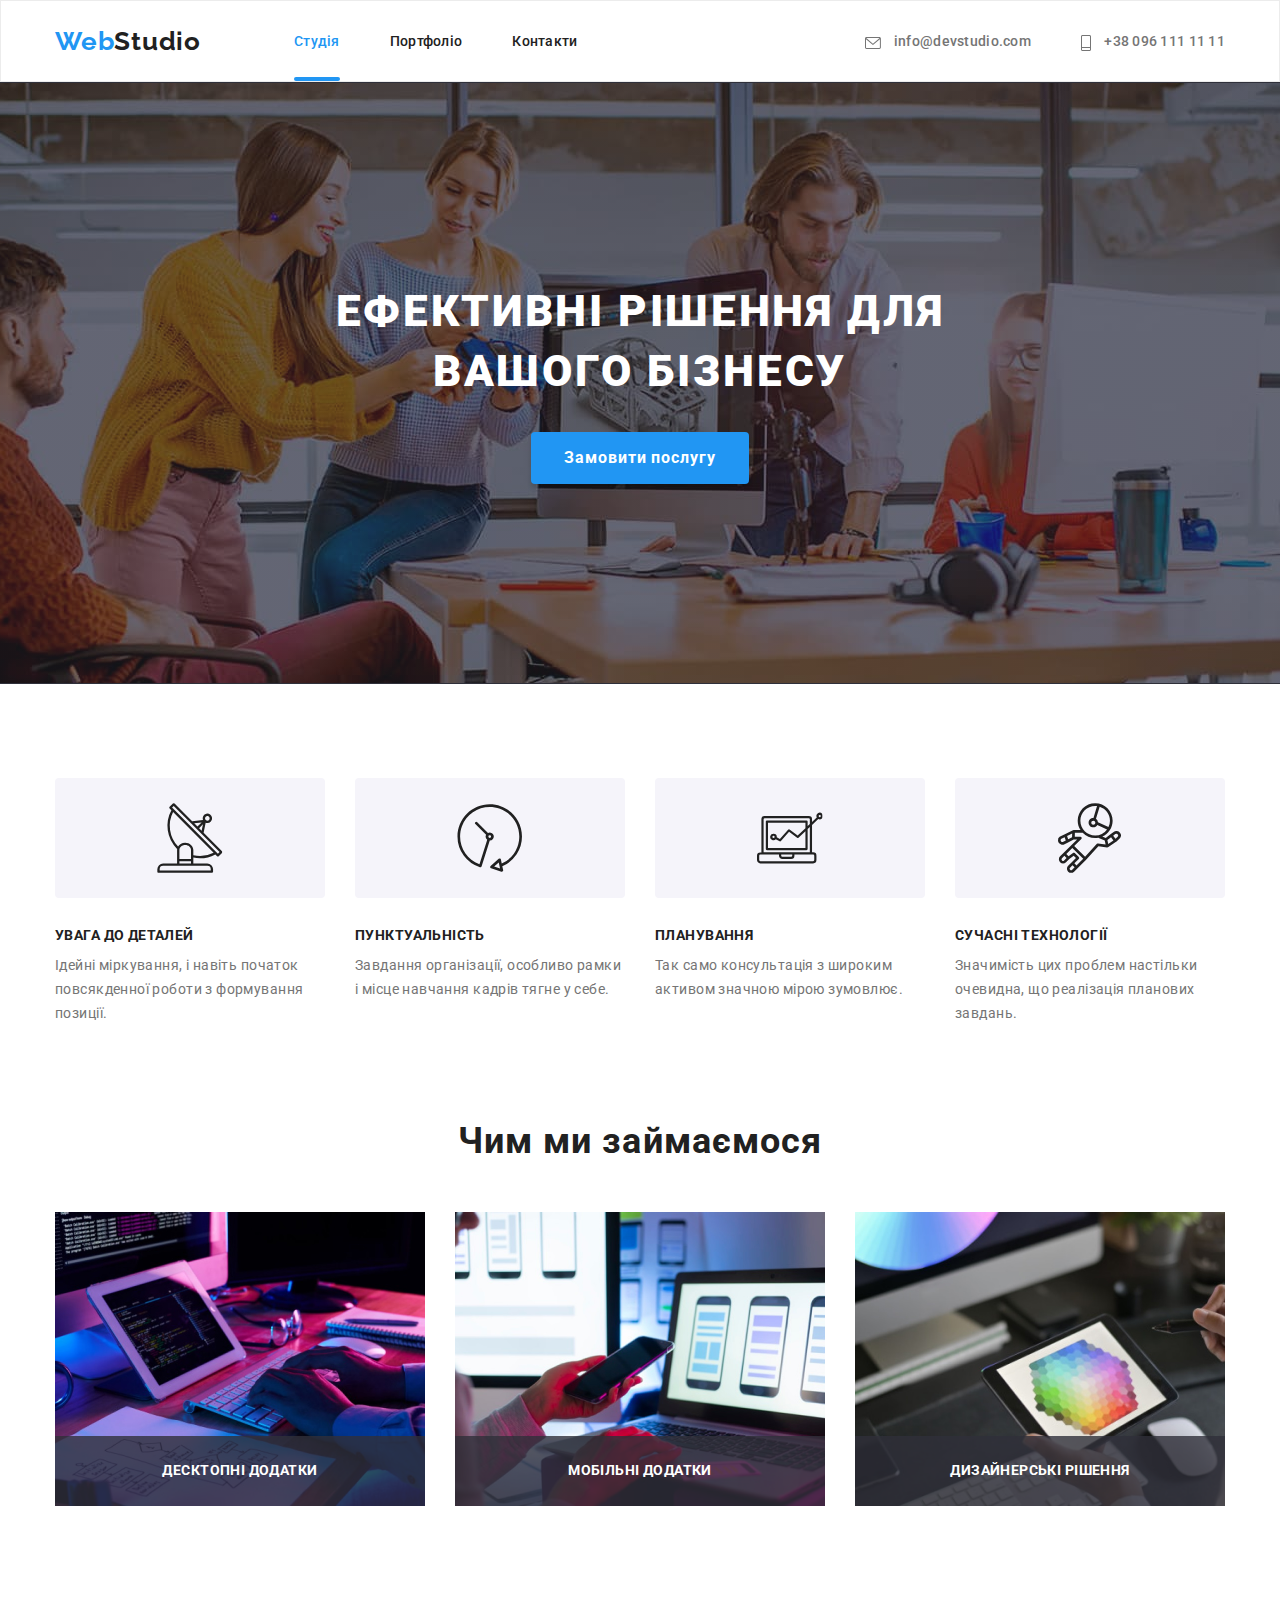
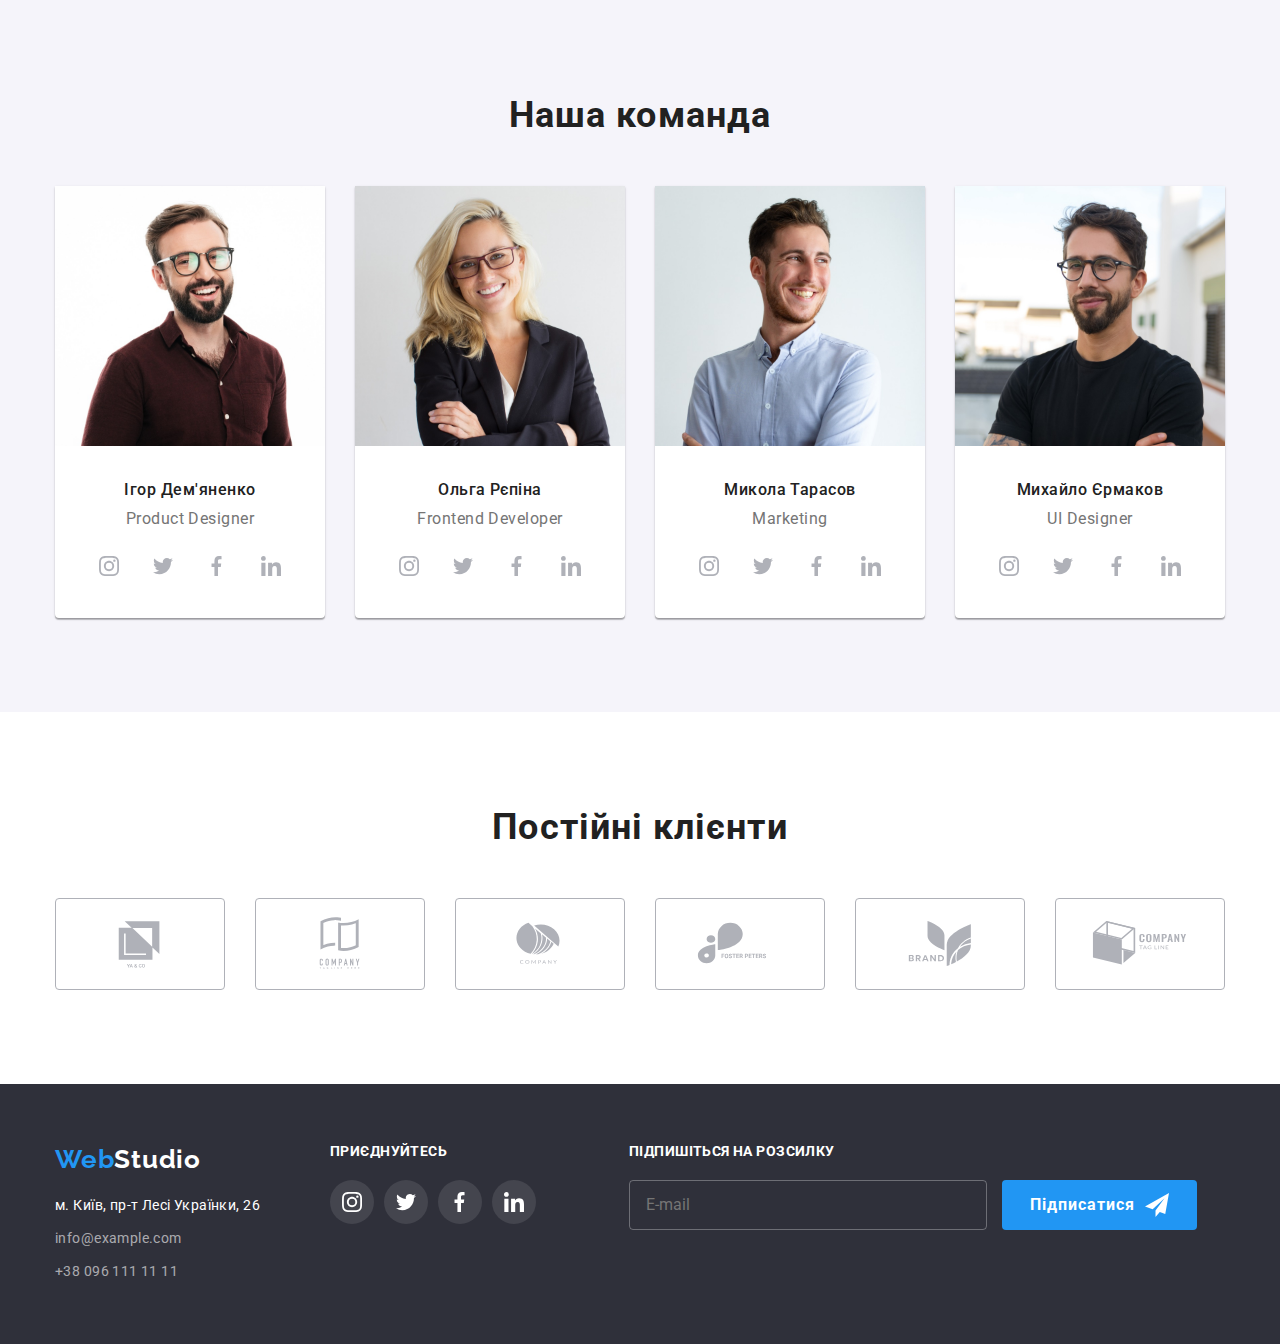
<file: index.html>
<!DOCTYPE html>
<html lang="uk">

<head>
  <meta charset="UTF-8" />
  <meta name="viewport" content="width=device-width, initial-scale=1/0" />
  <title>Document</title>
  <link href="https://fonts.googleapis.com/css2?family=Raleway:wght@700&family=Roboto:wght@400;500;700;900&display=swap"
    rel="stylesheet">
  <link rel="stylesheet" href=https://cdnjs.cloudflare.com/ajax/libs/modern-normalize/1.1.0/modern-normalize.min.css>
  <link rel="stylesheet" href="./css/styles.css" />
</head>

<body>
  <!-- Header -->
  <header class="header">
    <div class="container">
      <div class="header-main">
        <div class="logo-link">
          <a class="link web" href="./index.html">
            Web<span class="studio">Studio</span>
          </a>
        </div>
        <nav>
          <ul class="list main-menu">
            <li class="main-menu-item"><a href="./index.html" class="link menu-item current">Студія</a></li>
            <li class="main-menu-item"><a href="./portfolio.html" class="link menu-item">Портфоліо</a></li>
            <li class="main-menu-item"><a href="" class="link menu-item">Контакти</a></li>
          </ul>
        </nav>

        <ul class="list contact-list">
          <!-- Link to e-mail address -->
          <li class="contact-list-item">
            <a href="mailto:info@devstudio.com" class="link main-contact">
              <svg width="16" height="12" class="icon-contact">
                <use href="./images/icons.svg#icon-envelope-top"></use>
              </svg> info@devstudio.com </a>
          </li>

          <!-- Link to phone number  -->
          <li class="contact-list-item">
            <a href="tel:+380961111111" class="link main-contact">
              <svg width="10" height="16" class="icon-contact">
                <use href="./images/icons.svg#icon-phone-top">
              </svg> +38 096 111 11 11
            </a>
          </li>
        </ul>
      </div>
    </div>
  </header>
  <!-- Main -->
  <main>
    <section class="main-section">
      <div class="container bg">
        <h1 class="main-text">Ефективні рішення для <br> вашого бізнесу</h1>
        <button data-modal-open type="button" class="main-button">Замовити послугу</button>
      </div>
    </section>

    <!--Peculiarities-->
    <section class="peculiarities">
      <div class="container">
        <h2 class="visually-hidden">Особливості роботи студії</h2>
        <ul class="list main-items">
          <li class="item icon-attention">
            <div class="item-icon-container">
              <svg class="item-icon" width="70" , height="70">
                <use href="./images/icons.svg#icon-attention"></use>
              </svg>
            </div>
            <h3 class="item-title">Увага до деталей</h3>
            <p class="item-text">Ідейні міркування, і навіть початок повсякденної роботи з формування позиції.</p>
          </li>
          <li class="item icon-clock">
            <div class="item-icon-container">
              <svg class="item-icon" width="70" , height="70">
                <use href="./images/icons.svg#icon-clock"></use>
              </svg>
            </div>
            <h3 class="item-title">Пунктуальність</h3>
            <p class="item-text">Завдання організації, особливо рамки і місце навчання кадрів тягне у себе.</p>
          </li>
          <li class="item icon-planning">
            <div class="item-icon-container">
              <svg class="item-icon" width="70" , height="70">
                <use href="./images/icons.svg#icon-planning"></use>
              </svg>
            </div>
            <h3 class="item-title">Планування</h3>
            <p class="item-text">Так само консультація з широким активом значною мірою зумовлює.</p>
          </li>
          <li class="item icon-tech">
            <div class="item-icon-container">
              <svg class="item-icon" width="70" , height="70">
                <use href="./images/icons.svg#icon-tech"></use>
              </svg>
            </div>
            <h3 class="item-title">Сучасні технології</h3>
            <p class="item-text">Значимість цих проблем настільки очевидна, що реалізація планових завдань.</p>
          </li>
        </ul>
      </div>
    </section>

    <section class="activities">
      <div class="container">
        <h2 class="subtitle">Чим ми займаємося</h2>
        <ul class="list activities-list">
          <li class="activity">
            <img src="./images/device.jpg" alt="Руки на клавіатурі перед планшетом." width="370" />
          <h3 class="work-direction">Десктопні додатки</h3>
          </li>
          <li class="activity">
            <img src="./images/cellphone.jpg" alt="Телефон у лівій руці, права рука на ноутбуці." width="370" />
            <h3 class="work-direction">Мобільні додатки</h3>
          </li>
          <li class="activity">
            <img src="./images/tablet.jpg" alt="Планшет у лівій руці, на якому зображена палітра кольорів на вибір."
              width="370" />
              <h3 class="work-direction">Дизайнерські рішення</h3>
          </li>
        </ul>
      </div>
    </section>

    <!-- Team -->
    <section class="team">
      <div class="container">
        <h2 class="subtitle">Наша команда</h2>
        <ul class="list team-list">
          <li class="team-card">
            <img src="./images/ihor.jpg" alt="Фото Ігора Дем'яненка" width="270" />
            <div class="employee">
              <h3 class="card-title">Ігор Дем'яненко</h3>
              <p class="card-text">Product Designer</p>

              <ul class="team-social">
                <li class="team-social-item">
                  <a class="team-social-link" href="">
                    <svg class="team-icon">
                      <use href="images/icons.svg#icon-instagram"></use>
                    </svg>
                  </a>
                </li>

                <li class="team-social-item">
                  <a class="team-social-link" href="">
                    <svg class="team-icon">
                      <use href="images/icons.svg#icon-twitter"></use>
                    </svg>
                  </a>
                </li>


                <li class="team-social-item">
                  <a class="team-social-link" href="">
                    <svg class="team-icon">
                      <use href="images/icons.svg#icon-facebook"></use>
                    </svg>
                  </a>
                </li>

                <li class="team-social-item">
                  <a class="team-social-link" href="">
                    <svg class="team-icon">
                      <use href="images/icons.svg#icon-linkedin-3"></use>
                    </svg>
                  </a>
                </li>

              </ul>

            </div>
          </li>


          <li class="team-card">
            <img src="./images/olha.jpg" alt="Фото Ольги Рєпіної" width="270" />
            <div class="employee">
              <h3 class="card-title">Ольга Рєпіна</h3>
              <p class="card-text">Frontend Developer</p>
              <ul class="team-social">
                <li class="team-social-item">
                  <a class="team-social-link" href="">
                    <svg class="team-icon">
                      <use href="./images/icons.svg#icon-instagram"></use>
                    </svg>
                  </a>
                </li>

                <li class="team-social-item">
                  <a class="team-social-link" href="">
                    <svg class="team-icon">
                      <use href="./images/icons.svg#icon-twitter"></use>
                    </svg>
                  </a>
                </li>


                <li class="team-social-item">
                  <a class="team-social-link" href="">
                    <svg class="team-icon">
                      <use href="./images/icons.svg#icon-facebook"></use>
                    </svg>
                  </a>
                </li>

                <li class="team-social-item">
                  <a class="team-social-link" href="">
                    <svg class="team-icon">
                      <use href="./images/icons.svg#icon-linkedin-3"></use>
                    </svg>
                  </a>
                </li>

              </ul>

            </div>
          </li>

          <li class="team-card">
            <img src="./images/mykola.jpg" alt="Фото Миколи Тарасова" width="270" />
            <div class="employee">
              <h3 class="card-title">Микола Тарасов</h3>
              <p class="card-text">Marketing</p>
              <ul class="team-social">
                <li class="team-social-item">
                  <a class="team-social-link" href="">
                    <svg class="team-icon">
                      <use href="./images/icons.svg#icon-instagram"></use>
                    </svg>
                  </a>
                </li>

                <li class="team-social-item">
                  <a class="team-social-link" href="">
                    <svg class="team-icon">
                      <use href="./images/icons.svg#icon-twitter"></use>
                    </svg>
                  </a>
                </li>


                <li class="team-social-item">
                  <a class="team-social-link" href="">
                    <svg class="team-icon">
                      <use href="./images/icons.svg#icon-facebook"></use>
                    </svg>
                  </a>
                </li>

                <li class="team-social-item">
                  <a class="team-social-link" href="">
                    <svg class="team-icon">
                      <use href="./images/icons.svg#icon-linkedin-3"></use>
                    </svg>
                  </a>
                </li>

              </ul>

            </div>
          </li>

          <li class="team-card">
            <img src="./images/mykhaylo.jpg" alt="Фото Михайла Єрмакова" width="270" />
            <div class="employee">
              <h3 class="card-title">Михайло Єрмаков</h3>
              <p class="card-text">UI Designer</p>
              <ul class="team-social">
                <li class="team-social-item">
                  <a class="team-social-link" href="">
                    <svg class="team-icon">
                      <use href="./images/icons.svg#icon-instagram"></use>
                    </svg>
                  </a>
                </li>

                <li class="team-social-item">
                  <a class="team-social-link" href="">
                    <svg class="team-icon">
                      <use href="./images/icons.svg#icon-twitter"></use>
                    </svg>
                  </a>
                </li>


                <li class="team-social-item">
                  <a class="team-social-link" href="">
                    <svg class="team-icon">
                      <use href="./images/icons.svg#icon-facebook"></use>
                    </svg>
                  </a>
                </li>

                <li class="team-social-item">
                  <a class="team-social-link" href="">
                    <svg class="team-icon">
                      <use href="./images/icons.svg#icon-linkedin-3"></use>
                    </svg>
                  </a>
                </li>

              </ul>

            </div>
          </li>
        </ul>
      </div>
    </section>

    <!--Clients-->
    <section class="clients">
      <div class="container">
        <h2 class="subtitle">Постійні клієнти</h2>
        <ul class="client-list">
          <li class="client-list-item">
            <a class="client-list-link" href="">
              <svg class="client-icon">
                <use href="./images/icons.svg#icon-client-1"></use>
              </svg>
            </a>
          </li>
          <li class="client-list-item">
            <a class="client-list-link" href="">
              <svg class="client-icon">
                <use href="./images/icons.svg#icon-client-2"></use>
              </svg>
            </a>
          </li>
          <li class="client-list-item">
            <a class="client-list-link" href="">
              <svg class="client-icon">
                <use href="./images/icons.svg#icon-client-3"></use>
              </svg>
            </a>
          </li>
          <li>
            <a class="client-list-link" href="">
              <svg class="client-icon">
                <use href="./images/icons.svg#icon-client-4"></use>
              </svg>
            </a>
          </li>
          <li>
            <a class="client-list-link" href="">
              <svg class="client-icon">
                <use href="./images/icons.svg#icon-client-5"></use>
              </svg>
            </a>
          </li>
          <li>
            <a class="client-list-link" href="">
              <svg class="client-icon">
                <use href="./images/icons.svg#icon-client-6"></use>
              </svg>
            </a>
          </li>
        </ul>
      </div>
    </section>
  </main>
  <!-- Footer -->
  <footer class="footer">
    <div class="container footer-container">
      <div class="footer-list">
        <a class="web link logo-footer" href="./index.html">
          Web<span class="studio-footer">Studio</span>
        </a>
        <address>
          <ul class="list">
            <li class="footer-item">
              <a class="link footer-address" href="https://www.google.com.ua/maps/@50.4265841,30.5361971,17z?hl=ua"
                target="_blank" rel="noreferrer noopener">м. Київ, пр-т Лесі Українки, 26</a>
            </li>
            <li class="footer-item">
              <a class="link footer-contact" href="mailto:info@example.com">info@example.com</a>
            </li>
            <li class="footer-item">
              <a class="link footer-contact" href="tel:+380961111111">+38 096 111 11 11</a>
            </li>
          </ul>
        </address>
      </div>

      <div class="footer-follow">
        <h2 class="invitation-follow">Приєднуйтесь</h2>

        <ul class="footer-social">

          <li class="footer-social-item">
            <a class="footer-social-link" href="">
              <svg class="footer-icon">
                <use href="./images/icons.svg#icon-instagram"></use>
              </svg>
            </a>
          </li>

          <li class="footer-social-item">
            <a class="footer-social-link" href="">
              <svg class="footer-icon">
                <use href="./images/icons.svg#icon-twitter"></use>
              </svg>
            </a>
          </li>

          <li class="footer-social-item">
            <a class="footer-social-link" href="">
              <svg class="footer-icon">
                <use href="./images/icons.svg#icon-facebook"></use>
              </svg>
            </a>
          </li>

          <li class="footer-social-item">
            <a class="footer-social-link" href="">
              <svg class="footer-icon">
                <use href="./images/icons.svg#icon-linkedin-3"></use>
              </svg>
            </a>
          </li>
        </ul>
      </div>

<form class="footer-form">
<label for="footer-input" class="invitation-follow">Підпишіться на розсилку
</label>
<div class="footer-form-wrap">
    <input type="email" name="user-email" placeholder="E-mail" id="footer-input" 
    class="footer-form-input"/>
    <button type="submit"
    class="button-footer footer-form-button">
      Підписатися
      <svg class="footer-icon-subscribe" width="24" height="24">
        <use href="images/icons-new.svg#icon-subscribe"></use>
      </svg>
    </button>
    </div>
  </form>

</div>
    
  </footer>
  
<!--Modal window-->

  <div data-modal class="backdrop is-hidden">
    <div class="modal">
      <button data-modal-close class="modal-close" type="button">
        <svg class="modal-icon-close" width="11" height="11">
          <use href="images/icons.svg#icon-close"></use>
        </svg>
      </button>
      <div class="modal-container">
<p class="modal-text">Залиште свої дані, ми вам передзвонимо</p>
    <form class="modal-form">

<div class="input-container">
<label class="modal-label" for="user-name">Ім'я</label>
<div class="modal-wrap">
  <input class="modal-input" type="text" name="name" id="user-name"/>
  <svg class="modal-icon">
    <use href="./images/icons-new.svg#icon-user-name"></use>
  </svg>
</div>
</div>

<div class="input-container">
<label class="modal-label" for="user-phone">Телефон</label>
<div class="modal-wrap">
  <input class="modal-input" type="tel" name="phone-number" id="user-phone"/>
  <svg class="modal-icon">
      <use href="./images/icons-new.svg#icon-user-phone"></use>
  </svg>
</div>
</div>

<div class="input-container">
  <label class="modal-label" for="user-email">Пошта</label>
  <div class="modal-wrap">
    <input class="modal-input" type="email" name="email" id="user-email"/>
    <svg class="modal-icon">
      <use href="./images/icons-new.svg#icon-user-email"></use>
    </svg>
  </div>
</div>

<div class="input-container">
  <label class="modal-label" for="user-text">Коментар</label>
<textarea class="modal-comment" name="comment" id="user-comment"
placeholder="Введіть текст"></textarea>
</div>


  <input class="terms visually-hidden" type="checkbox" name="terms" id="terms" />
  <label class="terms-label" for="terms">
    <span>
    <svg class="terms-icon" width="16px" height="15px">
      <use href="./images/icons-new.svg#icon-yes"></use>
    </svg>
    </span>

  Погоджуюся з розсилкою та приймаю&nbsp
  <a class="terms-link" href="" target="_blank" noreferrer noopener>Умови договору</a>
</label>
<button class="main-button modal-button" type="submit">Відправити</button>
</form>
</div>
</div>
</div>

  <script src="js/modal.js"></script>

</body>

</html>
</file>
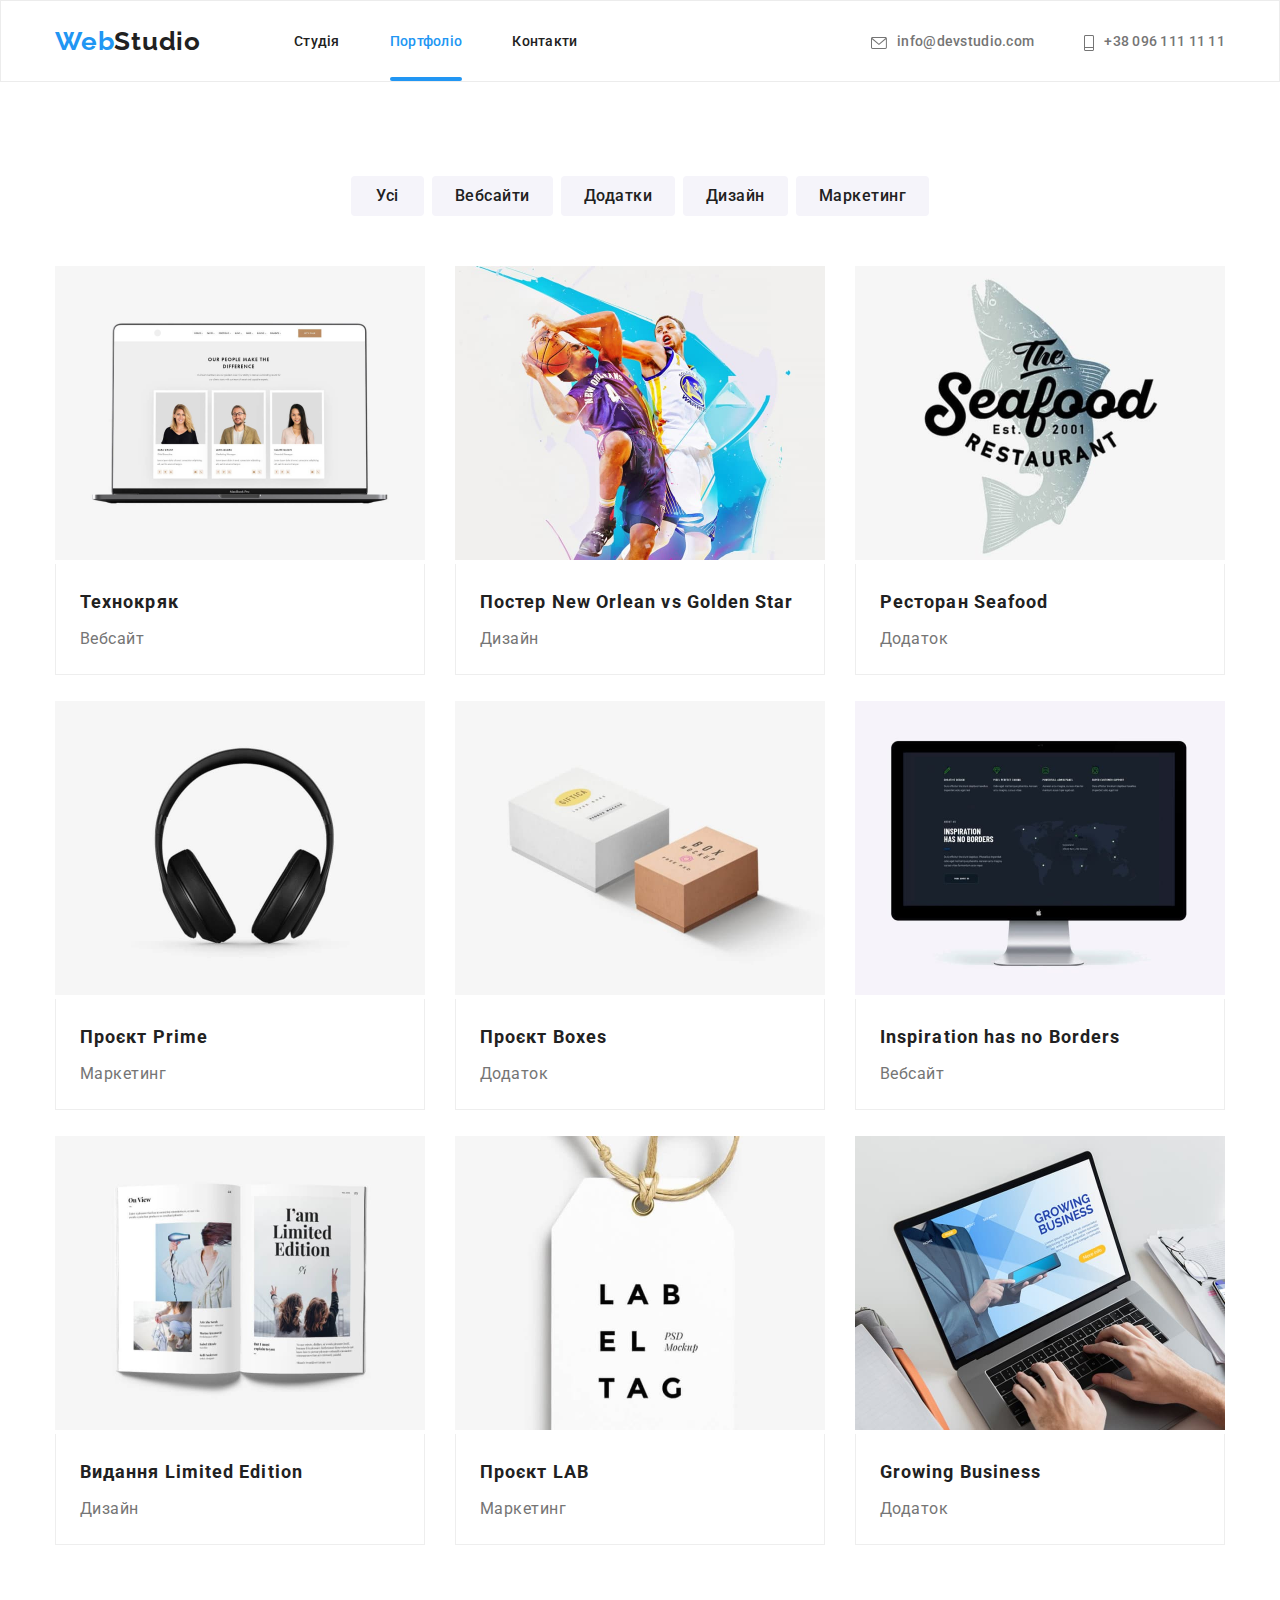
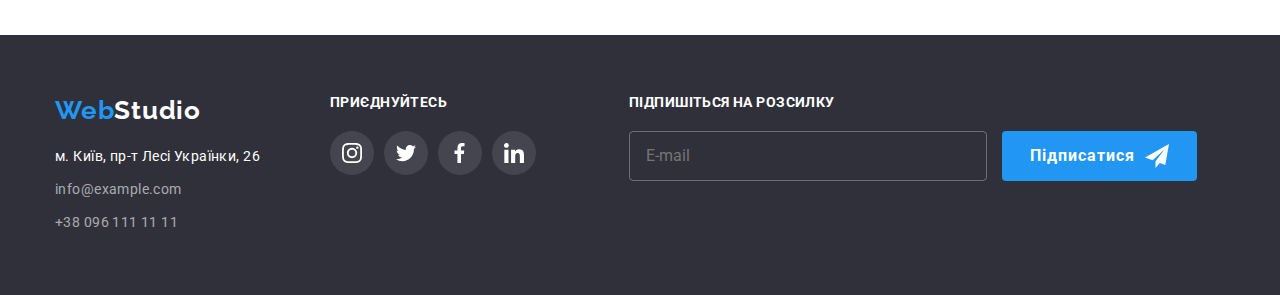
<file: portfolio.html>
<!DOCTYPE html>
<html lang="uk">

<head>
  <meta charset="UTF-8" />
  <meta http-equiv="X-UA-Compatible" content="IE=edge" />
  <meta name="viewport" content="width=device-width, initial-scale=1.0" />
  <title>Document</title>
  <link href="https://fonts.googleapis.com/css2?family=Raleway:wght@700&family=Roboto:wght@400;500;700;900&display=swap"
    rel="stylesheet" />
  <link rel="stylesheet" href=https://cdnjs.cloudflare.com/ajax/libs/modern-normalize/1.1.0/modern-normalize.min.css>
  <link rel="stylesheet" href="./css/styles.css" />
</head>

<body>
  <!-- Header -->
  <header class="header">
    <div class="container">
      <div class="header-main">
        <div class="logo-link">
          <a class="link web" href="./index.html">
            Web<span class="studio">Studio</span>
          </a>
        </div>
        <nav>
          <ul class="list main-menu">
            <li class="main-menu-item"><a href="./index.html" class="link menu-item">Студія</a></li>
            <li class="main-menu-item"><a href="./portfolio.html" class="link menu-item current">Портфоліо</a></li>
            <li class="main-menu-item"><a href="" class="link menu-item">Контакти</a></li>
          </ul>
        </nav>

        <ul class="list contact-list">
          <!-- Link to e-mail address -->
          <li class="contact-list-item">
            <a href="mailto:info@devstudio.com" class="link main-contact">
              <svg width="16" height="12" class="icon-contact">
                <use href="./images/icons.svg#icon-envelope-top"></use>
              </svg>info@devstudio.com
            </a>
          </li>

          <!-- Link to phone number  -->
          <li class="contact-list-item">
            <a href="tel:+380961111111" class="link main-contact">
              <svg width="10" height="16" class="icon-contact">
                <use href="images/icons.svg#icon-phone-top">
              </svg>+38 096 111 11 11
            </a>
          </li>
        </ul>
      </div>
    </div>
  </header>

  <!--Portfolio-->
  <main>
    <section class="portfolio">
      <div class="container">
        <h1 class="visually-hidden">Портфоліо</h1>
        <ul class="list button-list">
          <li class="item"><button type="button" class="button">Усі</button></li>
          <li class="item"><button type="button" class="button">Вебсайти</button></li>
          <li class="item"><button type="button" class="button">Додатки</button></li>
          <li class="item"><button type="button" class="button">Дизайн</button></li>
          <li class="item"><button type="button" class="button">Маркетинг</button></li>
        </ul>

        <ul class="list portfolio-card-list">
          <li class="portfolio-card">
            <a class="link work-card" href="">

              <div class="portfolio-overlay">
              <img src="./images/technokriak.jpg" alt="Сторінка вебсайту Технокряк." width="370" />
              <p class="portfolio-image-text">Ресурс пропонує комплексні пропозиції з різним рівнем функціоналу та сервісів. Все це дозволить відвідувачу отримати
              вичерпні відомості про компанію чи приватну особу.
            </p>
            </div>

              <div class="description">
                <h2 class="portfolio-subtitle">Технокряк</h2>
                <p class="portfolio-text">Вебсайт</p>
              </div>

            </a>
          </li>

          <li class="portfolio-card">
            <a class="link work-card" href="">

              <div class="portfolio-overlay">
              <img src="./images/new-orlean.jpg" alt="Два баскетболісти на постері." width="370" />
              <p class="portfolio-image-text">Ресурс пропонує комплексні пропозиції з різним рівнем функціоналу та сервісів. Все це
                дозволить відвідувачу отримати
                вичерпні відомості про компанію чи приватну особу.
              </p>
              </div>
              
              <div class="description">
                <h2 class="portfolio-subtitle">Постер <span lang="en">New Orlean vs Golden Star</span></h2>
                <p class="portfolio-text">Дизайн</p>
              </div>

            </a>
          </li>

          <li class="portfolio-card">
            <a class="link work-card" href="">
              <div class="portfolio-overlay">
              <img src="./images/seafood.jpg" alt="Логотип для додатку ресторану морепродуктів." width="370" />
              <p class="portfolio-image-text">Ресурс пропонує комплексні пропозиції з різним рівнем функціоналу та сервісів. Все це
                дозволить відвідувачу отримати
                вичерпні відомості про компанію чи приватну особу.
              </p>
              </div>
              
              <div class="description">
                <h2 class="portfolio-subtitle">Ресторан <span lang="en">Seafood</span></h2>
                <p class="portfolio-text">Додаток</p>
              </div>

            </a>
          </li>

          <li class="portfolio-card">
            <a class="link work-card" href="">
              <div class="portfolio-overlay">
              <img src="./images/prime.jpg" alt="Великі чорні навушники." width="370" />
              <p class="portfolio-image-text">Ресурс пропонує комплексні пропозиції з різним рівнем функціоналу та сервісів. Все це
                дозволить відвідувачу отримати
                вичерпні відомості про компанію чи приватну особу.
              </p>
              </div>
              
              <div class="description">
                <h2 class="portfolio-subtitle">Проєкт <span lang="en">Prime</span></h2>
                <p class="portfolio-text">Маркетинг</p>
              </div>

            </a>
          </li>

          <li class="portfolio-card">
            <a class="link work-card" href="">
              <div class="portfolio-overlay">
              <img src="./images/boxes.jpg" alt="Біла та світло-коричнева коробки." width="370" />
              <p class="portfolio-image-text">Ресурс пропонує комплексні пропозиції з різним рівнем функціоналу та сервісів. Все це
                дозволить відвідувачу отримати
                вичерпні відомості про компанію чи приватну особу.
              </p>
              </div>
              
              <div class="description">
                <h2 class="portfolio-subtitle">Проєкт <span lang="en">Boxes</span></h2>
                <p class="portfolio-text">Додаток</p>
              </div>

            </a>
          </li>

          <li class="portfolio-card">
            <a class="link work-card" href="">
              <div class="portfolio-overlay">
              <img src="./images/no-borders.jpg" alt="Сторінка вебсайту з помітками на карті світу, де працює компанія."
                width="370" />
                <p class="portfolio-image-text">Ресурс пропонує комплексні пропозиції з різним рівнем функціоналу та сервісів. Все це
                  дозволить відвідувачу отримати
                  вичерпні відомості про компанію чи приватну особу.
                </p>
                </div>

              <div class="description">
                <h2 class="portfolio-subtitle"><span lang="en">Inspiration has no Borders</span></h2>
                <p class="portfolio-text">Вебсайт</p>
              </div>

            </a>
          </li>

          <li class="portfolio-card">
            <a class="link work-card" href="">
              <div class="portfolio-overlay">
              <img src="./images/limited-edition.jpg"
                alt="Фото видання: на першому - дівчина з феном, на другому - дівчина сидить навпочіпки, на третьому - двоє дівчат сфотографовані за спини, показують знак Victory."
                width="370" />
                <p class="portfolio-image-text">Ресурс пропонує комплексні пропозиції з різним рівнем функціоналу та сервісів. Все це
                  дозволить відвідувачу отримати
                  вичерпні відомості про компанію чи приватну особу.
                </p>
                </div>

              <div class="description">
                <h2 class="portfolio-subtitle">Видання <span lang="en">Limited Edition</span></h2>
                <p class="portfolio-text">Дизайн</p>
              </div>

            </a>
          </li>

          <li class="portfolio-card">
            <a class="link work-card" href="">
                <div class="portfolio-overlay">
              <img src="./images/lab.jpg" alt="Логотип LAB EL TAG." width="370" />
            <p class="portfolio-image-text">Ресурс пропонує комплексні пропозиції з різним рівнем функціоналу та сервісів. Все це
              дозволить відвідувачу отримати
              вичерпні відомості про компанію чи приватну особу.
            </p>
            </div>
             
              <div class="description">
                <h2 class="portfolio-subtitle">Проєкт <span lang="en">LAB</span></h2>
                <p class="portfolio-text">Маркетинг</p>
              </div>

            </a>
          </li>

          <li class="portfolio-card">
            <a class="link work-card" href="">
              <div class="portfolio-overlay">
              <img src="./images/business.jpg"
                alt="Руки на клавіатурі ноутбука, на моніторі - сторінка додатку Growing Business." width="370" />
              <p class="portfolio-image-text">Ресурс пропонує комплексні пропозиції з різним рівнем функціоналу та сервісів. Все це
                дозволить відвідувачу отримати
                вичерпні відомості про компанію чи приватну особу.
              </p>
              </div>
              
                <div class="description">
                <h2 class="portfolio-subtitle"><span lang="en">Growing Business</span></h2>
                <p class="portfolio-text">Додаток</p>
              </div>
            </a>
          </li>
        </ul>
      </div>
    </section>
  </main>

  <!-- Footer -->
  <footer class="footer">
    <div class="container footer-container">
      <div class="footer-list">
        <a class="web link logo-footer" href="./index.html">
          Web<span class="studio-footer">Studio</span>
        </a>
        <address>
          <ul class="list">
            <li class="footer-item">
              <a class="link footer-address" href="https://www.google.com.ua/maps/@50.4265841,30.5361971,17z?hl=ua"
                target="_blank" rel="noreferrer noopener">м. Київ, пр-т Лесі Українки, 26</a>
            </li>
            <li class="footer-item">
              <a class="link footer-contact" href="mailto:info@example.com">info@example.com</a>
            </li>
            <li class="footer-item">
              <a class="link footer-contact" href="tel:+380961111111">+38 096 111 11 11</a>
            </li>
          </ul>
        </address>
      </div>
  
      <div class="footer-follow">
        <h2 class="invitation-follow">Приєднуйтесь</h2>
  
        <ul class="footer-social">
  
          <li class="footer-social-item">
            <a class="footer-social-link" href="">
              <svg class="footer-icon">
                <use href="./images/icons.svg#icon-instagram"></use>
              </svg>
            </a>
          </li>
  
          <li class="footer-social-item">
            <a class="footer-social-link" href="">
              <svg class="footer-icon">
                <use href="./images/icons.svg#icon-twitter"></use>
              </svg>
            </a>
          </li>
  
          <li class="footer-social-item">
            <a class="footer-social-link" href="">
              <svg class="footer-icon">
                <use href="./images/icons.svg#icon-facebook"></use>
              </svg>
            </a>
          </li>
  
          <li class="footer-social-item">
            <a class="footer-social-link" href="">
              <svg class="footer-icon">
                <use href="./images/icons.svg#icon-linkedin-3"></use>
              </svg>
            </a>
          </li>
        </ul>
      </div>
  
      <form class="footer-form">
        <label for="footer-input" class="invitation-follow">Підпишіться на розсилку
        </label>
        <div class="footer-form-wrap">
          <input type="email" name="user-email" placeholder="E-mail" id="footer-input" class="footer-form-input" />
          <button type="submit" class="button-footer footer-form-button">
            Підписатися
            <svg class="footer-icon-subscribe" width="24" height="24">
              <use href="images/icons-new.svg#icon-subscribe"></use>
            </svg>
          </button>
        </div>
      </form>
  
    </div>
  
  </footer>

  

</body>

</html>
</file>
<file: css/styles.css>
:root {
  --main-font: 'Roboto', sans-serif;
  --bg-color: #ffffff;
  --dark-bg-color: #2f303a;
  --light-bg-color: #f5f4fa;
  --text-color: #212121;
  --light-text-color: #757575;
  --accent-text-color: #ffffff;
  --footer-text-color: rgba(255, 255, 255, 0.6);
  --accent-color: #2196f3;
  --active-color: #188ce8;
  --header-border-color: #ececec;
  --border-color: #eeeeee;
}

body {
  font-family: var(--main-font);
  line-height: 1.2;
  background-color: var(--bg-color);
  color: var(--text-color);
}

.container {
  width: 1200px;
  padding-left: 15px;
  padding-right: 15px;
  margin: 0 auto;
}

.list {
  padding: 0;
  margin: 0;
  list-style: none;
}

h1,
h2,
h3 {
  margin: 0;
}

p {
  margin: 0;
}

ul {
  margin: 0;
  padding-left: 0;
  list-style: none;
}

.link {
  text-decoration: none;
}

/*Header*/

.header {
  display: flex;
  justify-content: center;
  border: 1px solid var(--header-border-color);
}

.web {
  font-family: 'Raleway', sans-serif;
  font-weight: 700;
  font-size: 26px;
  color: var(--accent-color);
  line-height: 1.17;
  letter-spacing: 0.03em;
}

.studio {
  color: var(--text-color);
}

.header-main {
  display: flex;
  height: 80px;
  align-items: center;
}

.logo-link {
  display: flex;
}

.main-menu {
  display: flex;
  margin-left: 93px;
  justify-content: space-between;
}

.main-menu-item {
  margin-right: 50px;
}

.main-menu-item:last-child {
  margin-right: 0;
}

.menu-item {
  font-weight: 500;
  font-size: 14px;
  line-height: 1.14;
  color: var(--text-color);
  letter-spacing: 0.02em;
  transition: color 250ms cubic-bezier(0.4, 0, 0.2, 1);
}

.menu-item.current {
  position: relative;
}

.menu-item.current::after {
  content: '';
  display: block;
  position: absolute;
  bottom: -32px;
  left: 0;
  width: 100%;
  height: 4px;
  border-radius: 2px;
  background-color: var(--accent-color);
}

.contact-list {
  display: flex;
  margin-left: auto;
}

.contact-list-item + .contact-list-item {
  margin-left: 50px;
}

.main-contact {
  font-weight: 500;
  font-size: 14px;
  line-height: 1.14;
  color: var(--light-text-color);
  letter-spacing: 0.02em;
}

.menu-item:focus,
.menu-item:hover,
.main-contact:focus,
.main-contact:hover {
  color: var(--accent-color);
}

.current {
  color: var(--accent-color);
}

.main-contact:hover,
.main-contact:focus {
  color: var(--accent-color);
}

.icon-contact {
  vertical-align: middle;
  fill: currentColor;
  margin-right: 10px;
}

.icon {
  display: flex;
  text-align: center;
  justify-content: center;
  text-align: center;
}

/* Main*/

.main-section {
  background-color: var(--dark-bg-color);
  text-align: center;
  align-items: center;
  padding: 200px 0;
  background-image: linear-gradient(to right, rgba(47, 48, 58, 0.4), rgba(47, 48, 58, 0.4)),
    url(../images/hero-image.jpg);
  background-repeat: no-repeat;
  background-position: center;
}

.main-button {
  display: inline-block;
  margin-top: 30px;
  min-width: 216px;
  border-radius: 4px;
  padding: 10px 32px;
  border: 1px solid transparent;
  box-shadow: 0px 4px 4px rgba(0, 0, 0, 0.15);
  font-family: inherit;
  font-style: normal;
  line-height: 1.88;
  font-weight: 700;
  font-size: 16px;
  background-color: var(--accent-color);
  color: var(--accent-text-color);
  cursor: pointer;
  text-align: center;
  letter-spacing: 0.06em;
  transition: box-shadow 250ms cubic-bezier(0.4, 0, 0.2, 1);
}

.main-text {
  margin-top: 0 auto;
  font-weight: 900;
  font-size: 44px;
  line-height: 1.36;
  color: var(--accent-text-color);
  text-align: center;
  text-transform: uppercase;
  letter-spacing: 0.06em;
}

.main-button:hover,
.main-button:focus {
  background-color: var(--active-color);
}

/*Peculiarities*/

.peculiarities {
  padding-top: 94px;
}

.main-items {
  display: flex;
  gap: 30px;
  flex: nowrap;
}

.visually-hidden {
  position: absolute;
  white-space: nowrap;
  width: 1px;
  height: 1px;
  overflow: hidden;
  border: 0;
  padding: 0;
  clip: rect(0 0 0 0);
  clip-path: inset(50%);
  margin: -1px;
}

.item-icon {
  width: 65.32px;
  height: 70px;
  padding: 25 103.34;
  fill: currentColor;
}

.item-title {
  font-weight: 700;
  font-size: 14px;
  color: var(--text-color);
  text-transform: uppercase;
  letter-spacing: 0.03em;
  line-height: 1.14;
}

.item-text {
  margin-top: 10px;
  font-size: 14px;
  line-height: 1.71;
  color: var(--light-text-color);
  letter-spacing: 0.03em;
}

.item-icon-container {
  display: flex;
  justify-content: center;
  align-items: center;
  width: 270px;
  height: 120px;
  background-color: var(--light-bg-color);
  border-radius: 4px;
  margin-bottom: 30px;
}

/*Activities*/

.activities {
  padding-bottom: 94px;
  padding-top: 94px;
  background-color: var(--bg-color);
}

.subtitle {
  margin-bottom: 50px;
  font-weight: 700;
  font-size: 36px;
  line-height: 1.17;
  color: var(--text-color);
  letter-spacing: 0.03em;
  text-align: center;
}

.activities-list {
  display: flex;
  flex-wrap: nowrap;
  gap: 30px;
}

.activity {
  position: relative;
  height: 294px;
  width: 370px;
}

.work-direction {
  position: absolute;
  bottom: 0;
  left: 0;
  padding-top: 27px;
  padding-bottom: 27px;
  background: rgba(47, 48, 58, 0.8);
  color: var(--accent-text-color);
  text-transform: uppercase;
  font-weight: 700;
  font-size: 14px;
  line-height: 1.14;
  text-align: center;
  letter-spacing: 0.03em;
  width: 100%;
}

/*Team*/
.team {
  background-color: var(--light-bg-color);
  padding-top: 94px;
  padding-bottom: 94px;
}

.team-list {
  display: flex;
  flex: wrap;
  justify-content: center;
  gap: 30px;
}

.team-card {
  background-color: var(--gray-bg-color);
  background: var(--accent-text-color);
  box-shadow: 0px 1px 3px rgba(0, 0, 0, 0.12), 0px 1px 1px rgba(0, 0, 0, 0.14),
    0px 2px 1px rgba(0, 0, 0, 0.2);
  border-radius: 0px 0px 4px 4px;
}

.card-title {
  margin-bottom: 10px;
  font-weight: 500;
  font-size: 16px;
  color: var(--text-color);
  line-height: 1.19;
  letter-spacing: 0.03em;
  text-align: center;
}

.card-text {
  font-size: 16px;
  color: var(--light-text-color);
  line-height: 1.19;
  letter-spacing: 0.03em;
  text-align: center;
}

.employee {
  padding: 30px 10px;
  text-align: center;
}

.team-social {
  display: flex;
  justify-content: center;
  gap: 10px;
  margin-top: 16px;
}

.team-social-link {
  display: flex;
  justify-content: center;
  align-items: center;
  width: 44px;
  height: 44px;
  border-radius: 50%;
  color: #afb1b8;
  transition: color 250ms cubic-bezier(0.4, 0, 0.2, 1),
    background-color 250ms cubic-bezier(0.4, 0, 0.2, 1);
}

.team-social-link:hover,
.team-social-link:focus {
  color: var(--bg-color);
  background-color: var(--accent-color);
}

.team-icon {
  height: 20px;
  width: 20px;
  fill: currentColor;
}

/*Clients*/
.clients {
  padding-bottom: 94px;
  padding-top: 94px;
  background-color: var(--bg-color);
}

.client-list {
  display: flex;
  flex: nowrap;
  justify-content: center;
  gap: 30px;
}

.client-icon {
  width: 106px;
  height: 60px;
  fill: currentColor;
}

.client-list-link {
  width: 170px;
  height: 92px;
  border: 1px solid #afb1b8;
  border-radius: 4px;
  display: flex;
  justify-content: center;
  align-items: center;
  color: #afb1b8;
  transition: color 250ms cubic-bezier(0.4, 0, 0.2, 1),
    border-color 250ms cubic-bezier(0.4, 0, 0.2, 1);
}

.client-icon:hover,
.client-icon-focus {
  fill: var(--active-color);
}

.client-list-link:hover,
.client-list-link:focus {
  color: var(--accent-color);
  border-color: var(--accent-color);
}

/*Footer*/

.footer-container {
  display: flex;
  vertical-align: baseline;
}

.footer {
  background-color: var(--dark-bg-color);
  padding: 60px 0;
}

.studio-footer {
  color: var(--accent-text-color);
}

.footer-address,
.footer-contact {
  font-size: 14px;
  line-height: 1.71;
  color: var(--accent-text-color);
  font-style: normal;
  letter-spacing: 0.03em;
}

.footer-item:not(:first-child) {
  margin-top: 9px;
}

.footer-address {
  transition: color 250ms cubic-bezier(0.4, 0, 0.2, 1);
}

.footer-contact {
  color: var(--footer-text-color);
  transition: color 250ms cubic-bezier(0.4, 0, 0.2, 1);
}

.footer-address:hover,
.footer-address:focus,
.footer-contact:hover,
.footer-contact:focus {
  color: var(--accent-color);
}

.logo-footer {
  display: block;
}

address {
  margin-top: 20px;
}

.footer-follow {
  margin-left: 70px;
  align-items: baseline;
}

.invitation-follow {
  display: block;
  color: var(--accent-text-color);
  font-weight: 700;
  font-size: 14px;
  line-height: 1.14;
  letter-spacing: 0.03em;
  text-transform: uppercase;
  margin-bottom: 20px;
}

.footer-social {
  display: flex;
  justify-content: center;
}

.footer-social-item + .footer-social-item {
  margin-left: 10px;
}

.footer-social-link {
  display: flex;
  justify-content: center;
  align-items: center;
  width: 44px;
  height: 44px;
  border-radius: 50%;
  color: var(--accent-text-color);
  background-color: rgba(255, 255, 255, 0.1);
  transition: background-color 250ms cubic-bezier(0.4, 0, 0.2, 1);
}

.footer-icon {
  height: 20px;
  width: 20px;
  fill: var(--accent-text-color);
}

.footer-icon-subscribe {
  height: 24px;
  width: 24px;
  margin-left: 10px;
  fill: var(--accent-text-color);
}

.footer-social-link:hover,
.footer-social-link:focus {
  background-color: var(--accent-color);
}

.footer-form {
  margin-left: 93px;
}

.footer-form-input {
  display: inline-block;
  color: var(--accent-text-color);
  min-width: 358px;
  min-height: 50px;
  border: 1px solid rgba(255, 255, 255, 0.3);
  border-radius: 4px;
  background-color: transparent;
  margin-right: 15px;
  padding: 15px 16px;
  transition: outline 250ms cubic-bezier(0.4, 0, 0.2, 1);
}
.footer-form-input:focus {
  outline: 1px solid var(--accent-color);
}
.footer-form-wrap {
  display: flex;
  align-items: center;
}

.footer-form-button {
  display: inline-flex;
  align-items: center;
}
.button-footer {
  font-family: inherit;
  line-height: 1.88;
  font-weight: 700;
  font-size: 16px;
  letter-spacing: 0.06em;
  background-color: var(--accent-color);
  color: var(--accent-text-color);
  cursor: pointer;
  max-width: 200px;
  height: 50px;
  text-align: center;
  border-radius: 4px;
  padding: 10px 28px;
  border: none;
}
/*Second page*/

.portfolio {
  padding-top: 94px;
  padding-bottom: 94px;
}

.button-list {
  display: flex;
  flex: nowrap;
  justify-content: center;
  margin-bottom: 50px;
  gap: 8px;
}

.button-list .item {
  display: inline-block;
}

.button {
  margin: 0 auto;
  border: 0px;
  border-radius: 4px;
  padding: 6px 22px;
  min-width: 73px;
  text-align: center;
  border: 1px solid transparent;
  font-family: var(--main-font);
  font-weight: 500;
  font-size: 16px;
  line-height: 1.63;
  color: var(--text-color);
  background-color: var(--light-bg-color);
  cursor: pointer;
  letter-spacing: 0.03em;
  transition: color 250ms cubic-bezier(0.4, 0, 0.2, 1),
    background-color 250ms cubic-bezier(0.4, 0, 0.2, 1),
    box-shadow 250ms cubic-bezier(0.4, 0, 0.2, 1);
}

.button:last-child {
  margin-right: 0;
}

.button:focus,
.button:hover {
  background-color: var(--accent-color);
  color: var(--accent-text-color);
  box-shadow: 0px 3px 1px rgba(0, 0, 0, 0.1), 0px 1px 2px rgba(0, 0, 0, 0.08),
    0px 2px 2px rgba(0, 0, 0, 0.12);
}

/*Cards*/
.description {
  border-left: 1px solid var(--border-color);
  border-bottom: 1px solid var(--border-color);
  border-right: 1px solid var(--border-color);
  padding: 20px 24px;
  text-align: left;
}

.portfolio-card-list {
  display: flex;
  flex-wrap: wrap;
  gap: 30px;
}

.portfolio-card {
  width: 370px;
  height: 405px;
}

.portfolio-overlay {
  position: relative;
  overflow: hidden;
}

.portfolio-image-text {
  position: absolute;
  top: 0;
  left: 0;
  transform: translateY(100%);
  font-size: 18px;
  font-weight: 400;
  line-height: 1.56;
  letter-spacing: 0.03em;
  color: var(--accent-text-color);
  background-color: rgba(33, 150, 243, 0.9);
  padding: 63px 24px;
  width: 100%;
  height: 100%;
  transition: transform 250ms cubic-bezier(0.4, 0, 0.2, 1);
}

.work-card:hover .portfolio-image-text,
.work-card:focus .portfolio-image-text {
  transform: translateY(0);
}

.portfolio-card:nth-child(3n) {
  margin-right: 0;
}

.portfolio-card:nth-last-child(-n + 3) {
  margin-bottom: 0;
}

.work-card:focus,
.work-card:hover {
  box-shadow: 0px 3px 1px rgba(0, 0, 0, 0.1), 0px 1px 2px rgba(0, 0, 0, 0.08),
    0px 2px 2px rgba(0, 0, 0, 0.12);
}

.portfolio-subtitle {
  font-weight: 700;
  font-size: 18px;
  line-height: 2;
  color: var(--text-color);
  letter-spacing: 0.06em;
}

.portfolio-text {
  margin-top: 4px;
  font-size: 16px;
  line-height: 1.88;
  color: var(--light-text-color);
  letter-spacing: 0.03em;
}
.work-card {
  margin-bottom: 0;
  display: inline-block;
}

img {
  max-width: 100%;
  height: auto;
}

/*Modal window*/
.backdrop {
  position: fixed;
  top: 0;
  left: 0;
  width: 100%;
  height: 100%;
  background-color: rgba(0, 0, 0, 0.2);
  opacity: 1;
  transition: opacity 250ms cubic-bezier(0.4, 0, 0.2, 1);
}

.backdrop.is-hidden {
  opacity: 0;
  pointer-events: none;
}

.modal {
  position: absolute;
  top: 50%;
  left: 50%;
  transform: translate(-50%, -50%);
  min-height: 581px;
  min-width: 528px;
  background-color: var(--bg-color);
  box-shadow: 0px 1px 3px rgba(0, 0, 0, 0.12), 0px 1px 1px rgba(0, 0, 0, 0.14),
    0px 2px 1px rgba(0, 0, 0, 0.2);
  border-radius: 4px;
  transition: transform 250ms cubic-bezier(0.4, 0, 0.2, 1),
    height 250ms cubic-bezier(0.4, 0, 0.2, 1), visibility 250ms cubic-bezier(0.4, 0, 0.2, 1);
}
.modal-close {
  position: absolute;
  top: 8px;
  right: 8px;
  width: 30px;
  height: 30px;
  border-radius: 50%;
  border: 1px solid rgba(0, 0, 0, 0.1);
  background-color: var(--bg-color);
  transition: background-color 250ms cubic-bezier(0.4, 0, 0.2, 1),
    color 250ms cubic-bezier(0.4, 0, 0.2, 1);
}

.modal-icon-close {
  align-items: center;
  cursor: pointer;
  flex-grow: 1;
}

.modal-close:hover,
.modal-close:focus {
  background-color: var(--accent-text-color);
  fill: var(--active-color);
}

.modal-icon {
  width: 11px;
  height: 11px;
  left: 50%;
  right: 50%;
  top: 50%;
  bottom: 50%;
}

.modal-container {
  padding: 40px;
}
.modal-text {
  font-weight: 700;
  font-size: 20px;
  line-height: 1.15;
  text-align: center;
  letter-spacing: 0.03em;
  color: var(--text-color);
  margin-bottom: 12px;
}
.modal-label {
  display: block;
  font-size: 12px;
  line-height: 1.16;
  letter-spacing: 0.01em;
  color: var(--light-text-color);
  margin-bottom: 4px;
}
.input-container {
  margin-bottom: 10px;
}

.modal-input {
  border: 1px solid rgba(33, 33, 33, 0.2);
  border-radius: 4px;
  height: 40px;
  padding-left: 42px;
  cursor: pointer;
  width: 448px;
  transition: outline 250ms cubic-bezier(0.4, 0, 0.2, 1);
}

.modal-wrap {
  position: relative;
}

.modal-comment {
  width: 100%;
  height: 120px;
  border: 1px solid rgba(33, 33, 33, 0.2);
  border-radius: 4px;
  padding: 12px 16px;
  transition: outline 250ms cubic-bezier(0.4, 0, 0.2, 1);
}

.modal-comment::placeholder {
  font-size: 12px;
  line-height: 14.06px;
  letter-spacing: 0.01em;
  color: rgba(117, 117, 117, 0.5);
}

.modal-icon {
  width: 18px;
  height: 18px;
  position: absolute;
  top: 50%;
  left: 12px;
  transform: translateY(-50%);
  transition: fill 250ms cubic-bezier(0.4, 0, 0.2, 1);
}

.modal-input:focus + .modal-icon {
  fill: var(--accent-color);
}

.modal-input:focus,
.modal-comment:focus {
  outline: 1px solid var(--accent-color);
}

.terms-label {
  font-size: 14px;
  line-height: 1.71;
  letter-spacing: 0.03em;
  color: var(--light-text-color);
  display: flex;
  align-items: center;
  justify-content: center;
}

.terms-link {
  color: var(--accent-color);
  text-decoration: underline;
}

.input-container:nth-child(4) {
  margin-bottom: 20px;
}

.terms-icon {
  fill: transparent;
  transition: fill 250ms cubic-bezier(0.4, 0, 0.2, 1);
}

.terms-icon {
  border: 1px solid var(--text-color);
  border-radius: 2px;
}

.terms-label span {
  width: 16px;
  height: 15px;
  fill: transparent;
  margin-right: 7px;
  display: flex;
  align-items: center;
  transition: background-color 250ms cubic-bezier(0.4, 0, 0.2, 1),
    border 250ms cubic-bezier(0.4, 0, 0.2, 1);
}

.terms:checked + .terms-label .terms-icon {
  background-color: var(--accent-color);
  border: transparent;
  border-radius: 2px;
}

.modal-button {
  display: block;
  margin: 0 auto;
  margin-top: 30px;
}
</file>
